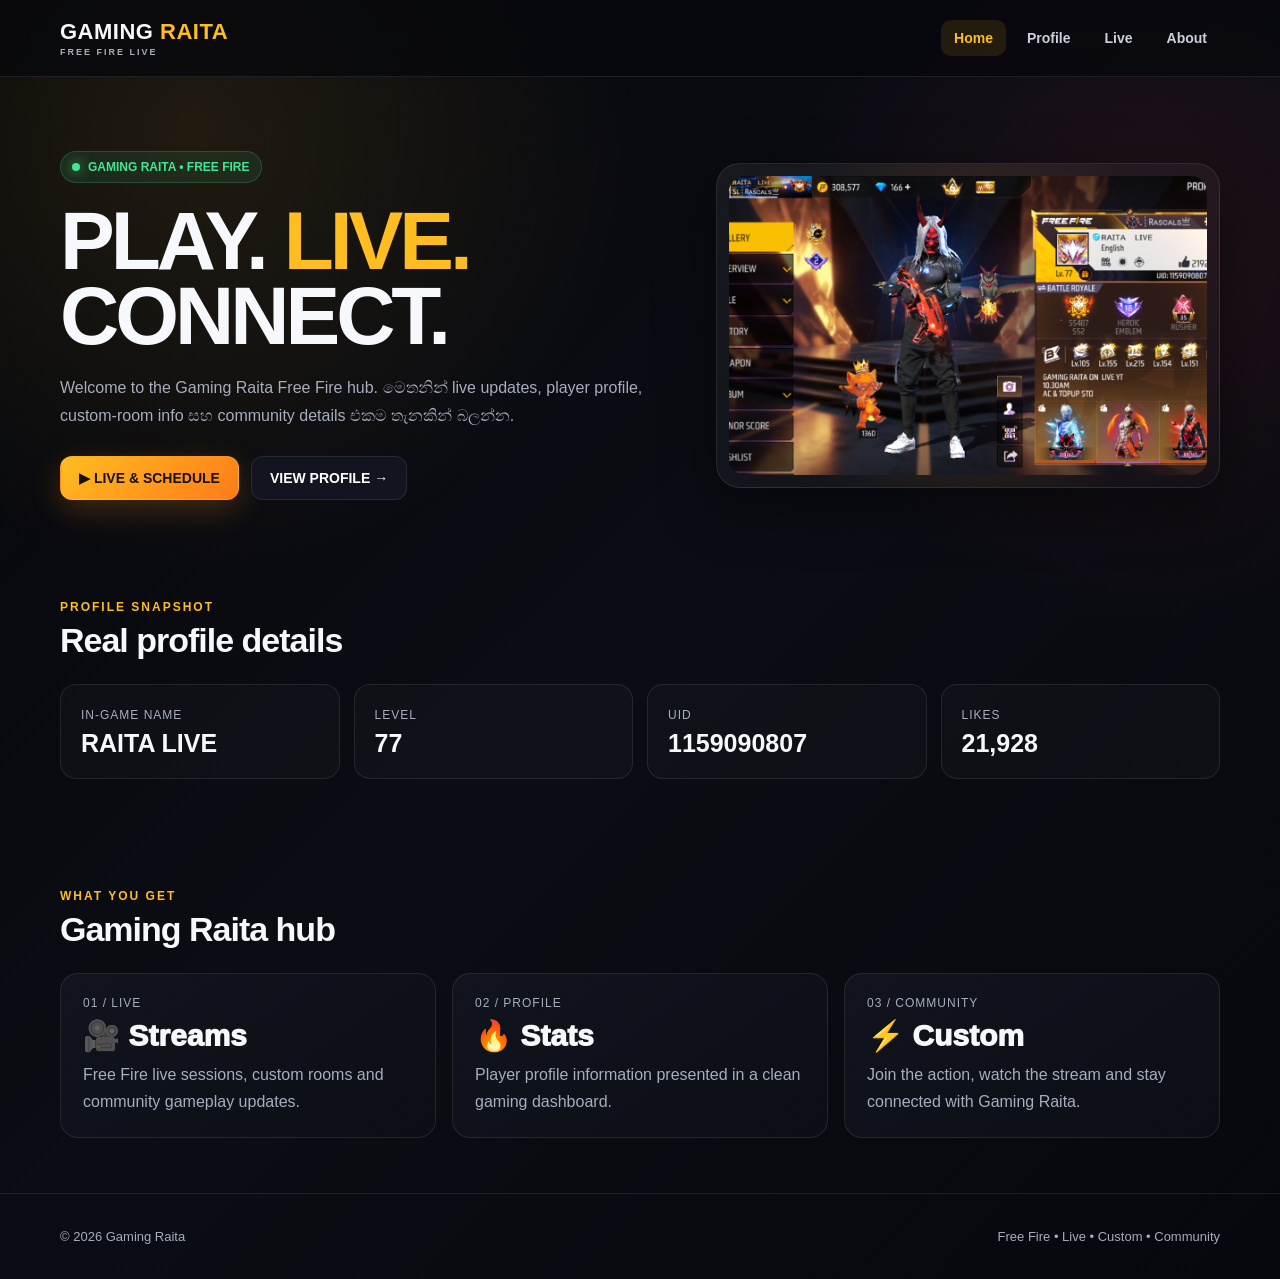
<file: index.html>
<!doctype html>
<html lang="en"><head><meta charset="utf-8"><meta name="viewport" content="width=device-width,initial-scale=1">
<title>Home | Gaming Raita</title><meta name="description" content="Gaming Raita Free Fire live website. Custom rooms, live streams and player profile.">
<link rel="stylesheet" href="style.css"></head><body>

    <header><div class="container nav">
      <a class="logo" href="index.html">GAMING <span>RAITA</span><small>FREE FIRE LIVE</small></a>
      <button class="menu" aria-label="Menu">☰</button>
      <nav class="navlinks">
        <a href="index.html">Home</a><a href="profile.html">Profile</a>
        <a href="live.html">Live</a><a href="about.html">About</a>
      </nav>
    </div></header>
    <main>
<section class="hero"><div class="container hero-grid">
<div>
  <div class="badge"><span class="dot"></span> GAMING RAITA • FREE FIRE</div>
  <h1>PLAY. <span>LIVE.</span><br>CONNECT.</h1>
  <p>Welcome to the Gaming Raita Free Fire hub. මෙතනින් live updates, player profile, custom-room info සහ community details එකම තැනකින් බලන්න.</p>
  <div class="actions"><a class="btn btn-primary" href="live.html">▶ LIVE & SCHEDULE</a><a class="btn btn-dark" href="profile.html">VIEW PROFILE →</a></div>
</div>
<div class="hero-card"><img src="assets/gaming-raita-profile.png" alt="Gaming Raita Free Fire profile screenshot"></div>
</div></section>

<section class="section"><div class="container">
<div class="section-head"><div><div class="kicker">Profile snapshot</div><h2>Real profile details</h2></div></div>
<div class="grid4">
<div class="statbox"><span class="label">In-game name</span><strong>RAITA LIVE</strong></div>
<div class="statbox"><span class="label">Level</span><strong>77</strong></div>
<div class="statbox"><span class="label">UID</span><strong>1159090807</strong></div>
<div class="statbox"><span class="label">Likes</span><strong>21,928</strong></div>
</div>
</div></section>

<section class="section"><div class="container">
<div class="section-head"><div><div class="kicker">What you get</div><h2>Gaming Raita hub</h2></div></div>
<div class="cards">
<div class="card"><div class="label">01 / LIVE</div><div class="stat">🎥 Streams</div><p class="muted">Free Fire live sessions, custom rooms and community gameplay updates.</p></div>
<div class="card"><div class="label">02 / PROFILE</div><div class="stat">🔥 Stats</div><p class="muted">Player profile information presented in a clean gaming dashboard.</p></div>
<div class="card"><div class="label">03 / COMMUNITY</div><div class="stat">⚡ Custom</div><p class="muted">Join the action, watch the stream and stay connected with Gaming Raita.</p></div>
</div>
</div></section>
</main>
<footer class="footer"><div class="container footer-inner"><span>© <span id="year"></span> Gaming Raita</span><span>Free Fire • Live • Custom • Community</span></div></footer>
<script src="script.js"></script></body></html>
</file>
<file: style.css>
:root{
  --bg:#07080d;
  --panel:#10121b;
  --panel2:#151824;
  --line:rgba(255,255,255,.09);
  --text:#f7f8fb;
  --muted:#a7adbd;
  --gold:#ffbd22;
  --gold2:#ff7b18;
  --red:#ff3d5a;
  --cyan:#55e5ff;
  --green:#42e695;
  --shadow:0 18px 60px rgba(0,0,0,.45);
}
*{box-sizing:border-box;margin:0;padding:0}
html{scroll-behavior:smooth}
body{
  font-family:Inter,Segoe UI,Arial,sans-serif;
  background:
    radial-gradient(circle at 15% 10%,rgba(255,189,34,.10),transparent 28%),
    radial-gradient(circle at 90% 20%,rgba(255,61,90,.09),transparent 24%),
    linear-gradient(135deg,#06070b,#0b0d14 50%,#07080d);
  color:var(--text);min-height:100vh;
}
a{text-decoration:none;color:inherit}
img{max-width:100%;display:block}
.container{width:min(1160px,92%);margin:auto}
header{
  position:sticky;top:0;z-index:50;
  backdrop-filter:blur(16px);
  background:rgba(7,8,13,.78);
  border-bottom:1px solid var(--line);
}
.nav{height:76px;display:flex;align-items:center;justify-content:space-between;gap:24px}
.logo{font-weight:900;letter-spacing:.5px;font-size:22px}
.logo span{color:var(--gold)}
.logo small{display:block;font-size:9px;color:var(--muted);letter-spacing:2px;margin-top:2px}
.navlinks{display:flex;gap:8px;align-items:center}
.navlinks a{padding:10px 13px;border-radius:10px;color:#cbd0db;font-size:14px;font-weight:700}
.navlinks a:hover,.navlinks a.active{background:rgba(255,189,34,.11);color:var(--gold)}
.menu{display:none;border:1px solid var(--line);background:var(--panel);color:white;border-radius:10px;padding:9px 12px}
.btn{
  display:inline-flex;align-items:center;justify-content:center;gap:9px;
  padding:13px 18px;border-radius:12px;font-weight:900;font-size:14px;
  border:1px solid rgba(255,189,34,.25);transition:.2s;cursor:pointer
}
.btn:hover{transform:translateY(-2px)}
.btn-primary{background:linear-gradient(135deg,var(--gold),var(--gold2));color:#151008;box-shadow:0 10px 30px rgba(255,145,25,.22)}
.btn-dark{background:#12151f;color:#fff;border-color:var(--line)}
.hero{padding:74px 0 45px}
.hero-grid{display:grid;grid-template-columns:1.1fr .9fr;gap:40px;align-items:center}
.badge{display:inline-flex;gap:8px;align-items:center;padding:8px 11px;border-radius:99px;background:rgba(66,230,149,.09);border:1px solid rgba(66,230,149,.2);color:var(--green);font-size:12px;font-weight:900}
.dot{width:8px;height:8px;border-radius:50%;background:currentColor;box-shadow:0 0 14px currentColor}
h1{font-size:clamp(44px,7vw,82px);line-height:.92;letter-spacing:-4px;margin:20px 0}
h1 span{color:var(--gold)}
.hero p{color:var(--muted);line-height:1.75;max-width:650px;font-size:16px}
.actions{display:flex;gap:12px;flex-wrap:wrap;margin-top:26px}
.hero-card{position:relative;border:1px solid var(--line);background:linear-gradient(145deg,rgba(255,255,255,.06),rgba(255,255,255,.015));border-radius:24px;padding:12px;box-shadow:var(--shadow);overflow:hidden}
.hero-card:before{content:"";position:absolute;inset:-30%;background:radial-gradient(circle,rgba(255,189,34,.18),transparent 45%);pointer-events:none}
.hero-card img{position:relative;border-radius:16px;width:100%;aspect-ratio:16/10;object-fit:cover;object-position:center}
.section{padding:55px 0}
.section-head{display:flex;align-items:end;justify-content:space-between;gap:20px;margin-bottom:24px}
.kicker{color:var(--gold);font-weight:900;font-size:12px;letter-spacing:2px;text-transform:uppercase}
h2{font-size:34px;letter-spacing:-1px;margin-top:7px}
.muted{color:var(--muted);line-height:1.7}
.cards{display:grid;grid-template-columns:repeat(3,1fr);gap:16px}
.card{background:linear-gradient(145deg,#11141d,#0c0e15);border:1px solid var(--line);border-radius:18px;padding:22px}
.stat{font-size:30px;font-weight:950;margin:8px 0}
.label{font-size:12px;color:var(--muted);text-transform:uppercase;letter-spacing:1px}
.grid4{display:grid;grid-template-columns:repeat(4,1fr);gap:14px}
.statbox{padding:20px;border:1px solid var(--line);border-radius:16px;background:rgba(255,255,255,.025)}
.statbox strong{display:block;font-size:25px;margin-top:6px}
.profile-layout{display:grid;grid-template-columns:1fr 1fr;gap:22px}
.profile-image{border-radius:20px;border:1px solid var(--line);overflow:hidden;background:#0d0f16}
.profile-image img{width:100%;height:100%;object-fit:cover}
.info-list{display:grid;gap:11px;margin-top:20px}
.info-row{display:flex;justify-content:space-between;gap:15px;padding:14px;border-bottom:1px solid var(--line)}
.info-row span{color:var(--muted)}
.live-box{border:1px solid rgba(255,61,90,.28);background:linear-gradient(145deg,rgba(255,61,90,.10),rgba(255,189,34,.05));border-radius:22px;padding:28px}
.live-title{display:flex;align-items:center;gap:10px;font-size:13px;font-weight:950;color:#ff6177;letter-spacing:1px}
.live-title .dot{background:#ff3d5a;color:#ff3d5a}
.timeline{display:grid;gap:12px;margin-top:20px}
.event{display:grid;grid-template-columns:110px 1fr;gap:15px;padding:15px;border:1px solid var(--line);border-radius:14px;background:rgba(255,255,255,.02)}
.event time{color:var(--gold);font-weight:900}
.footer{padding:35px 0;border-top:1px solid var(--line);color:var(--muted);font-size:13px}
.footer-inner{display:flex;justify-content:space-between;gap:20px;flex-wrap:wrap}
.page-hero{padding:60px 0 25px}
.table{width:100%;border-collapse:collapse;overflow:hidden;border-radius:16px}
.table-wrap{border:1px solid var(--line);border-radius:16px;overflow:auto}
.table th,.table td{padding:15px;text-align:left;border-bottom:1px solid var(--line)}
.table th{color:var(--gold);font-size:12px;text-transform:uppercase}
.notice{padding:14px 16px;border:1px solid rgba(85,229,255,.2);background:rgba(85,229,255,.06);border-radius:13px;color:#c9f7ff;margin-top:20px;font-size:13px;line-height:1.6}
@media(max-width:800px){
  .navlinks{display:none;position:absolute;left:4%;right:4%;top:70px;background:#0b0d14;border:1px solid var(--line);padding:10px;border-radius:14px;flex-direction:column;align-items:stretch}
  .navlinks.open{display:flex}.menu{display:block}.hero-grid,.profile-layout{grid-template-columns:1fr}.cards{grid-template-columns:1fr}.grid4{grid-template-columns:1fr 1fr}
  h1{letter-spacing:-2px}.hero{padding-top:45px}
}
@media(max-width:480px){.grid4{grid-template-columns:1fr}.section{padding:42px 0}.event{grid-template-columns:1fr}}
</file>
